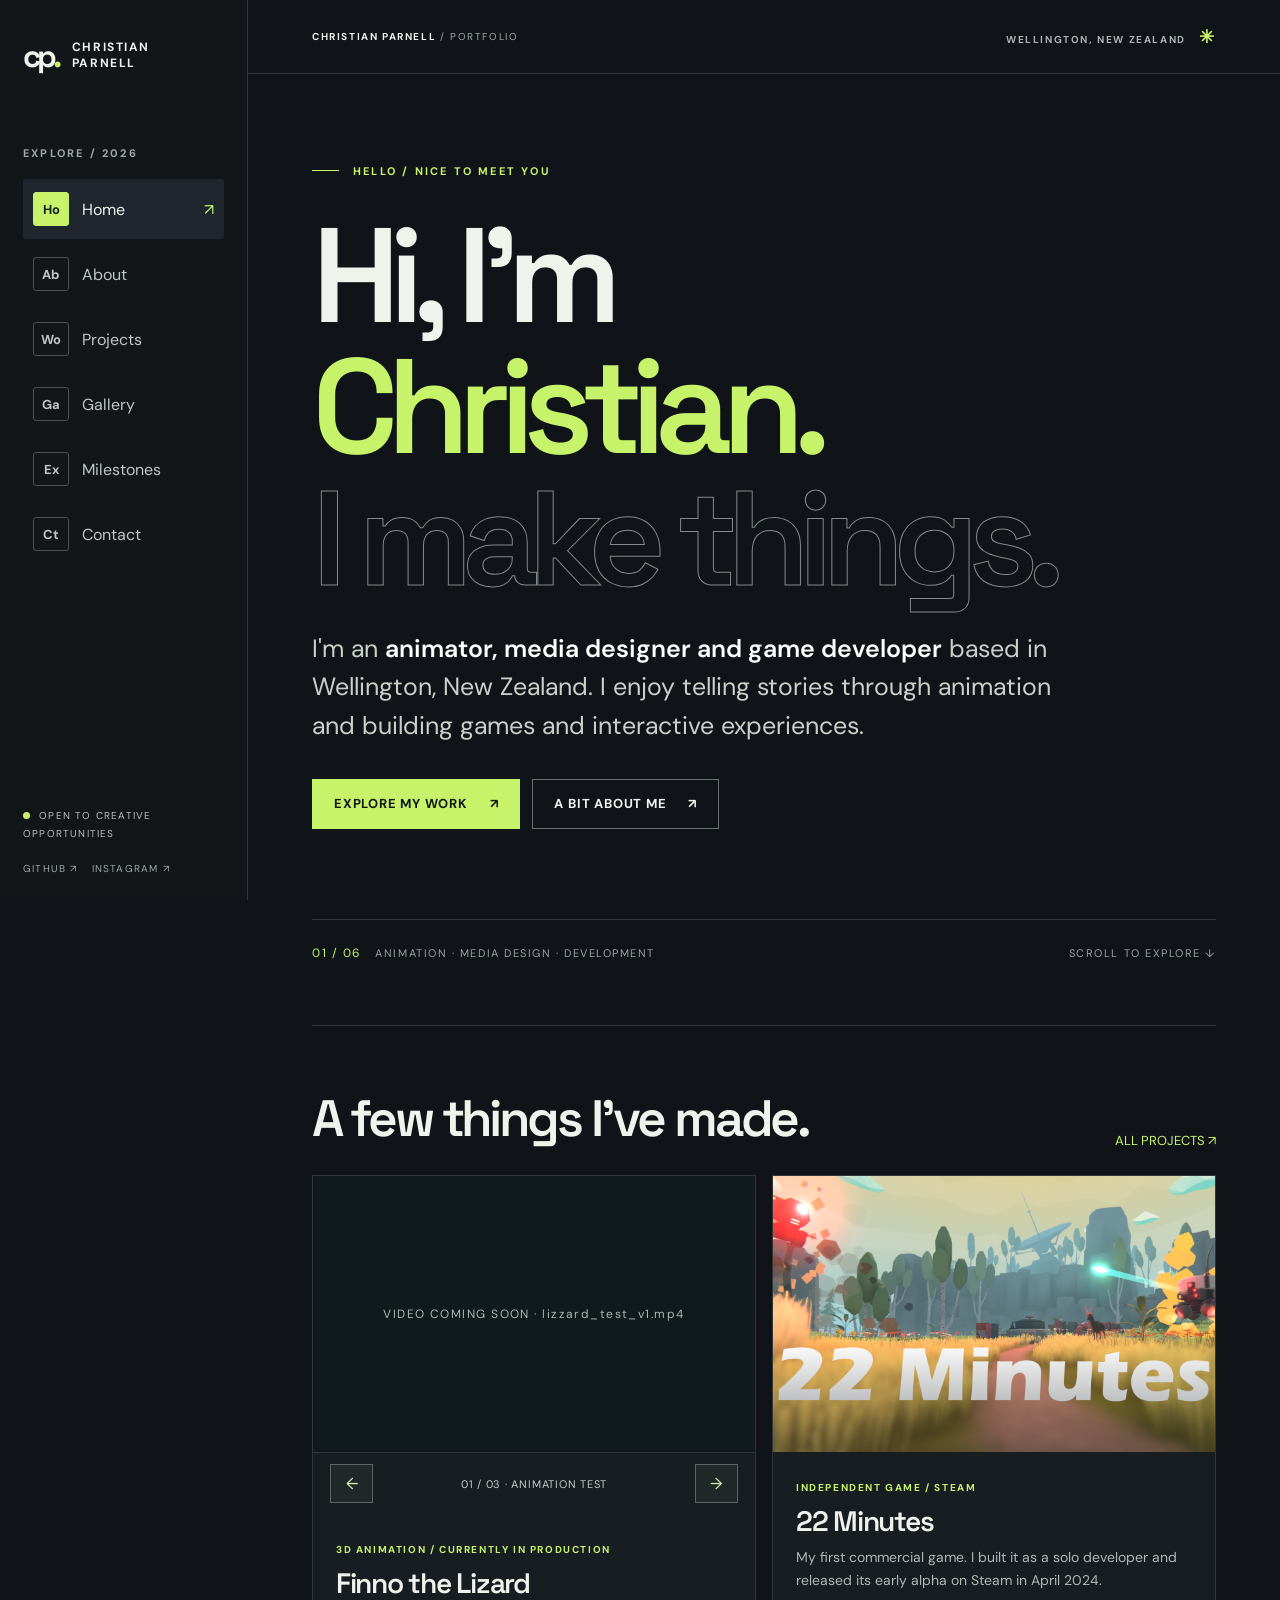
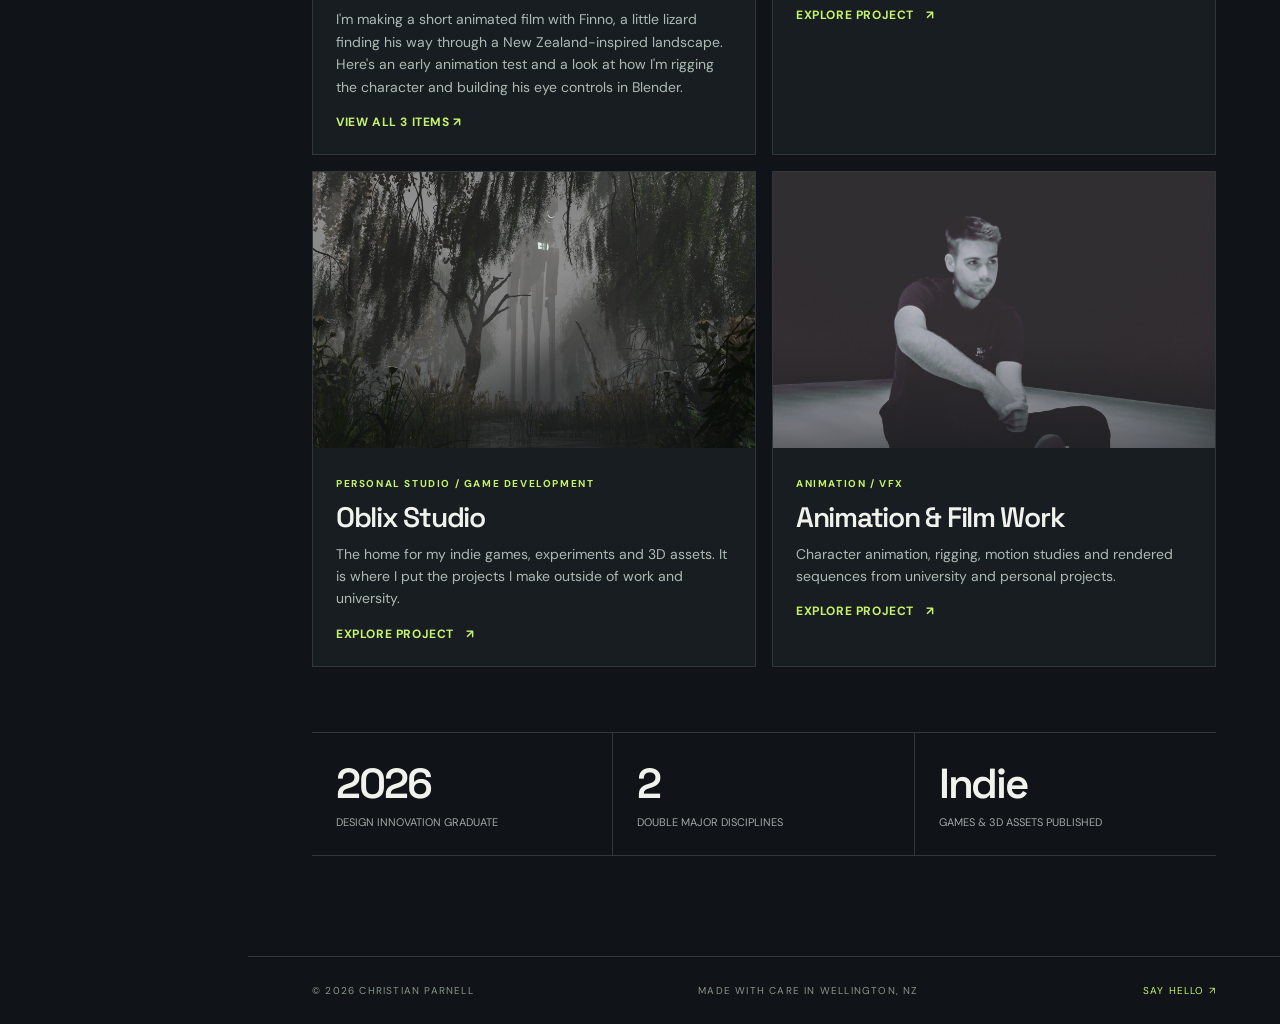
<file: index.html>
<!doctype html>
<html lang="en-NZ">
<head>
<meta charset="utf-8"><meta name="viewport" content="width=device-width, initial-scale=1">
<meta name="theme-color" content="#101317"><meta name="description" content="Christian Parnell is a Wellington-based animator and media design graduate creating films, games and digital experiences.">
<meta property="og:type" content="website"><meta property="og:title" content="Christian Parnell | Animator & Media Designer"><meta property="og:description" content="Animation, games and interactive media. Explore Christian's work, experience and projects.">
<title>Christian Parnell | Animation, Media Design & Games</title>
<link rel="icon" href="./favicon.svg" type="image/svg+xml"><link rel="stylesheet" href="./css/site.css">
</head>
<body>
<a class="skip" href="#main">Skip to content</a>
<div class="site-shell">
<aside class="sidebar" aria-label="Website navigation">
  <a href="#/hello/" class="identity" aria-label="Christian Parnell, home"><span class="identity-icon" aria-hidden="true">cp<span>.</span></span><span class="identity-name">CHRISTIAN<br>PARNELL</span></a>
  <div class="nav-label">EXPLORE / 2026</div>
  <nav class="nav" aria-label="Main navigation">
    <a href="#/hello/" data-route="hello"><span class="nav-short">Ho</span><span>Home</span><span class="nav-arrow" aria-hidden="true">↗</span></a>
    <a href="#/about/" data-route="about"><span class="nav-short">Ab</span><span>About</span><span class="nav-arrow" aria-hidden="true">↗</span></a>
    <a href="#/work/" data-route="work"><span class="nav-short">Wo</span><span>Projects</span><span class="nav-arrow" aria-hidden="true">↗</span></a>
    <a href="#/gallery/" data-route="gallery"><span class="nav-short">Ga</span><span>Gallery</span><span class="nav-arrow" aria-hidden="true">↗</span></a>
    <a href="#/experience/" data-route="experience"><span class="nav-short">Ex</span><span>Milestones</span><span class="nav-arrow" aria-hidden="true">↗</span></a>
    <a href="#/contact/" data-route="contact"><span class="nav-short">Ct</span><span>Contact</span><span class="nav-arrow" aria-hidden="true">↗</span></a>
  </nav>
  <div class="sidebar-bottom"><span class="online-dot" aria-hidden="true"></span> OPEN TO CREATIVE OPPORTUNITIES <div class="sidebar-social"><a href="https://github.com/ChristianParnell" target="_blank" rel="noopener noreferrer">GITHUB ↗</a><a href="https://www.instagram.com/oblixstudio/" target="_blank" rel="noopener noreferrer">INSTAGRAM ↗</a></div></div>
</aside>
<div class="workspace"><header class="topbar"><span class="topbar-title">CHRISTIAN PARNELL <span class="topbar-light">/ PORTFOLIO</span></span><button class="menu-button" type="button" aria-controls="mobile-nav" aria-expanded="false">MENU <span aria-hidden="true">☰</span></button><span class="topbar-location">WELLINGTON, NEW ZEALAND <span class="tiny-spark">✳</span></span></header>
<nav id="mobile-nav" class="mobile-nav" aria-label="Mobile navigation" hidden><a href="#/hello/">Home</a><a href="#/about/">About</a><a href="#/work/">Projects</a><a href="#/gallery/">Gallery</a><a href="#/experience/">Milestones</a><a href="#/contact/">Contact</a></nav>
<main id="main" tabindex="-1"><div id="route-content" aria-live="polite"><section class="page"><div class="eyebrow">WELCOME / PORTFOLIO</div><h1 class="hero-title">Hi, I'm<br><span class="accent">Christian.</span></h1><p class="hero-lead">I'm an animator, media designer and game developer based in Wellington, New Zealand. I recently completed a Bachelor of Design Innovation at Victoria University of Wellington, majoring in Animation VFX and Media Design.</p><div class="hero-actions"><a class="btn btn-primary" href="#/work/">VIEW PROJECTS ↗</a><a class="btn" href="#/gallery/">WATCH MY WORK ↗</a><a class="btn" href="mailto:christianparnell2024@gmail.com">CONTACT ME ↗</a></div></section></div></main>
<footer class="footer"><span>© <span id="year">2026</span> CHRISTIAN PARNELL</span><span>MADE WITH CARE IN WELLINGTON, NZ</span><a href="mailto:christianparnell2024@gmail.com">SAY HELLO ↗</a></footer></div></div>
<div class="lightbox" id="lightbox" hidden role="dialog" aria-modal="true" aria-labelledby="lightbox-title"><div class="lightbox-backdrop" data-close></div><div class="lightbox-dialog"><div class="lightbox-heading"><div><span class="overline">SELECTED WORK / PREVIEW</span><h2 id="lightbox-title"></h2></div><button id="lightbox-close" type="button" class="close-button" aria-label="Close preview">✕</button></div><div id="lightbox-media" class="lightbox-media"></div><div class="lightbox-carousel-nav" id="lightbox-carousel-nav" hidden><button type="button" id="lightbox-prev" aria-label="Previous image or video">← Previous</button><span id="lightbox-counter" aria-live="polite"></span><button type="button" id="lightbox-next" aria-label="Next image or video">Next →</button></div><p id="lightbox-description"></p></div></div>
<script>
const media = [
  {
    "type": "video", "title": "Finno Animation Test", "description": "An early animation test for Finno the Lizard, alongside rigging and material-driven eye control work in progress.",
    "src": "assets/finno/lizzard_test_v1.mp4",
    "frames": [
      {"type":"video","title":"Finno Animation Test","src":"assets/finno/lizzard_test_v1.mp4"},
      {"type":"image","title":"Character rigging work in progress","src":"assets/finno/finno-rigging-wip.png"},
      {"type":"image","title":"Eye material controls work in progress","src":"assets/finno/finno-eye-controls-wip.png"}
    ]
  },
  {
    "type": "video",
    "title": "Portfolio Showreel 2026",
    "description": "Main edited reel featuring a collection of animations I have created.",
    "src": "assets/gallery/videos/video-01-showreel.mp4"
  },
  {
    "type": "video",
    "title": "22 Minutes Trailer",
    "description": "A showcase of 22 Minutes. Huge spoiler if you have not played it yet ;)",
    "src": "assets/gallery/videos/video-02-22-minutes-trailer.mp4"
  },
  {
    "type": "video",
    "title": "Fun Animation",
    "description": "A fun animation featuring movement, timing and visual energy.",
    "src": "assets/gallery/videos/Video-03-Fun-Animation.mp4"
  },
  {
    "type": "video",
    "title": "Woe Intro",
    "description": "Woe intro for an unpublished game, introducing the premise.",
    "src": "assets/gallery/videos/video-04-Woe-Intro.mp4"
  },
  {
    "type": "video",
    "title": "Space Ship Animation",
    "description": "An animation study focused on timing, motion, posing and overall polish.",
    "src": "assets/gallery/videos/video-05-character-animation.mp4"
  },
  {
    "type": "video",
    "title": "Underwater Horror Prototype",
    "description": "Prototype footage focused on atmosphere, underwater movement and tension-building visual language.",
    "src": "assets/gallery/videos/video-06-underwater-prototype.mp4"
  },
  {
    "type": "video",
    "title": "Old Woe",
    "description": "In 2021 I designed this game, but could not finish it because the scope became too massive. I kept the name and later began a new version of Woe, following a similar world design.",
    "src": "assets/gallery/videos/video-07-vfx-breakdown.mp4"
  },
  {
    "type": "video",
    "title": "UI Motion Graphics Pass",
    "description": "Motion design experiments for title cards, user interfaces and graphic transitions.",
    "src": "assets/gallery/videos/video-08-ui-motion-pass.mp4"
  },
  {
    "type": "video",
    "title": "Stop Motion Animation",
    "description": "An illustration of the illusion of movement created through individual sequential photographs.",
    "src": "assets/gallery/videos/video-09-lighting-study.mp4"
  },
  {
    "type": "video",
    "title": "Spider Motion Capture",
    "description": "A project combining CGI with real-life footage, focused on motion and visual integration.",
    "src": "assets/gallery/videos/video-10-turntable.mp4"
  },
  {
    "type": "image",
    "title": "Hero Render Orbit Portrait",
    "description": "Experimenting with swamp and nature aesthetics through Blender and through a sci-fi lens.",
    "src": "assets/gallery/renders/render-01-orbit-portrait.png"
  },
  {
    "type": "image",
    "title": "22 Minutes Reactor Core",
    "description": "A wide environmental frame focused on depth and spatial composition for my game 22 Minutes.",
    "src": "assets/gallery/renders/render-02-dusk-environment.png"
  },
  {
    "type": "image",
    "title": "WW2 Render",
    "description": "A front-facing render featuring procedural clouds and dramatic lighting.",
    "src": "assets/gallery/renders/render-03-character-front.png"
  },
  {
    "type": "image",
    "title": "All Blacks Photobooth Concept",
    "description": "An initial concept developed for an All Blacks photobooth arcade experience.",
    "src": "assets/gallery/renders/render-04-character-profile.png"
  },
  {
    "type": "image",
    "title": "Ocean Render",
    "description": "Experimental water physics with high-paced animation; render still in progress.",
    "src": "assets/gallery/renders/render-05-diving-helmet.png"
  },
  {
    "type": "image",
    "title": "Asteroid Belt",
    "description": "Early production render for a university capstone featuring a space battle across an asteroid belt.",
    "src": "assets/gallery/renders/render-06-underwater-bell.png"
  },
  {
    "type": "image",
    "title": "Motion Design Animation Render",
    "description": "Experimental motion animation created with hand-drawn 2D Photoshop assets.",
    "src": "assets/gallery/renders/render-07-wet-metal-study.png"
  },
  {
    "type": "image",
    "title": "Woe 2.0",
    "description": "Woe 2.0; currently in production, featuring the opening scene inside the spaceship.",
    "src": "assets/gallery/renders/render-08-blue-grade.png"
  },
  {
    "type": "image",
    "title": "Character Animation Render",
    "description": "A frame captured from an emotion-driven animation.",
    "src": "assets/gallery/renders/render-09-wide-composition.png"
  }
];


const $=s=>document.querySelector(s);const content=$('#route-content');
const links={steam:'https://store.steampowered.com/app/2765180/22_Minutes/',studio:'https://christianparnell.github.io/OblixStuido.co.nz-/',fab:'https://www.fab.com/sellers/Oblix%20Studio',sketch:'https://sketchfab.com/OblixStudio',vimeo:'https://vimeo.com/user218089905',insta:'https://www.instagram.com/oblixstudio/',github:'https://github.com/ChristianParnell'};
const ext=(url,label,cls='btn')=>`<a class="${cls}" href="${url}" target="_blank" rel="noopener noreferrer">${label} <span aria-hidden="true">↗</span></a>`;
const heading=(label,title,lead='')=>`<div class="eyebrow">${label}</div><h1 class="page-title">${title}</h1>${lead?`<p class="page-lead">${lead}</p>`:''}`;
const cover=(file,mark)=>`<div class="project-visual"><span class="visual-mark">${mark}</span><img src="assets/covers/${file}" alt="" loading="lazy" onerror="this.remove()"></div>`;
const project=(category,title,desc,coverName,mark,href,internal=false)=>`<article class="project-card">${cover(coverName,mark)}<div class="project-copy"><span class="mini-label">${category}</span><h3>${title}</h3><p>${desc}</p><a class="project-link" href="${href}" ${internal?'':'target="_blank" rel="noopener noreferrer"'}>EXPLORE PROJECT <span aria-hidden="true">↗</span></a></div></article>`;
const finnoSlides=[
  {type:'video',src:'assets/finno/lizzard_test_v1.mp4',label:'Animation test'},
  {type:'image',src:'assets/finno/finno-rigging-wip.png',label:'Character rigging WIP'},
  {type:'image',src:'assets/finno/finno-eye-controls-wip.png',label:'Eye controls WIP'}
];
function finnoVisual(index){const f=finnoSlides[index];return f.type==='video'?`<div class="finno-missing">VIDEO COMING SOON · lizzard_test_v1.mp4</div><video controls preload="metadata" playsinline aria-label="Finno animation test" src="${f.src}" onloadeddata="this.previousElementSibling.hidden=true" onerror="this.style.display='none'"></video>`:`<img src="${f.src}" alt="${f.label}" loading="lazy">`}
function finnoCard(){return `<article class="project-card finno-card"><div class="finno-stage" data-finno-stage>${finnoVisual(0)}</div><div class="finno-controls"><button type="button" data-finno-step="-1" aria-label="Previous Finno media">←</button><span data-finno-count aria-live="polite">01 / 03 · ANIMATION TEST</span><button type="button" data-finno-step="1" aria-label="Next Finno media">→</button></div><div class="project-copy"><span class="mini-label">3D ANIMATION / CURRENTLY IN PRODUCTION</span><h3>Finno the Lizard</h3><p>I'm making a short animated film with Finno, a little lizard finding his way through a New Zealand-inspired landscape. Here's an early animation test and a look at how I'm rigging the character and building his eye controls in Blender.</p><button type="button" class="project-link finno-open" data-finno-open>VIEW ALL 3 ITEMS ↗</button></div></article>`}
const projects=()=>`${finnoCard()}${project('INDEPENDENT GAME / STEAM','22 Minutes','My first commercial game. I built it as a solo developer and released its early alpha on Steam in April 2024.','steam_22minutes.png','22 MIN',links.steam)}${project('PERSONAL STUDIO / GAME DEVELOPMENT','Oblix Studio','The home for my indie games, experiments and 3D assets. It is where I put the projects I make outside of work and university.','gallery.png','OBLIX',links.studio)}${project('ANIMATION / VFX','Animation & Film Work','Character animation, rigging, motion studies and rendered sequences from university and personal projects.','achievements.jpg','ANIM','#/gallery/',true)}`;
const home=()=>`<section class="page"><div class="eyebrow">HELLO / NICE TO MEET YOU</div><h1 class="hero-title">Hi, I'm<br><span class="accent">Christian.</span><br><span class="outline">I make things.</span></h1><p class="hero-lead">I'm an <strong>animator, media designer and game developer</strong> based in Wellington, New Zealand. I enjoy telling stories through animation and building games and interactive experiences.</p><div class="hero-actions"><a class="btn btn-primary" href="#/work/">EXPLORE MY WORK <span aria-hidden="true">↗</span></a><a class="btn" href="#/about/">A BIT ABOUT ME <span aria-hidden="true">↗</span></a></div><div class="hero-bottom"><span><span class="hero-number">01 / 06</span> &nbsp; ANIMATION · MEDIA DESIGN · DEVELOPMENT</span><span>SCROLL TO EXPLORE ↓</span></div><div class="divider"></div><div class="section-heading"><h2>A few things I've made.</h2><a href="#/work/">ALL PROJECTS ↗</a></div><div class="card-grid">${projects()}</div><div class="stat-grid"><div class="stat"><strong>2026</strong><small>DESIGN INNOVATION GRADUATE</small></div><div class="stat"><strong>2</strong><small>DOUBLE MAJOR DISCIPLINES</small></div><div class="stat"><strong>Indie</strong><small>GAMES & 3D ASSETS PUBLISHED</small></div></div></section>`;
const about=()=>`<section class="page">${heading('01 / THE PERSON BEHIND THE WORK','// about','A little more about me and what I enjoy making.')}<div class="divider"></div><div class="two-col"><div><span class="section-subtitle">A QUICK INTRODUCTION</span><h2 style="font:600 clamp(31px,4vw,52px) 'Space Grotesk',sans-serif;letter-spacing:-.06em;margin-top:18px">Artist's eye.<br>Developer's brain.</h2></div><div class="body-copy"><p>Kia ora! I'm Christian. I grew up in South Africa and now call Wellington home. I've recently finished a Bachelor of Design Innovation at Victoria University of Wellington, double majoring in Animation VFX and Media Design.</p><p>Most of my work sits somewhere between art and technology. I enjoy animating characters, bringing scenes to life, and figuring out how to make everything work inside a game engine. Some days that means spending hours on a character's movement. Other days it's writing C# or putting together an entire playable scene.</p><p>I also run Oblix Studio on the side, where I make and publish independent games and creative projects. I've released work through Steam and Google Play, and shared other projects online. I code both independently and with AI assistance, depending on what helps me solve the problem.</p><p>Outside of the computer, I'm usually drawn to the outdoors. I've always loved the ocean, hiking and spearfishing. It's probably why nature and environments keep finding their way into my work.</p></div></div><div class="divider"></div><div class="two-col"><div><span class="section-subtitle">WHAT I WORK WITH</span><h2 style="font:600 34px 'Space Grotesk',sans-serif;letter-spacing:-.04em;margin-top:15px">Tools & skills</h2><p class="muted" style="max-width:400px;line-height:1.7">I'm most at home working across animation, design and real-time development.</p></div><div><p class="section-subtitle">ANIMATION & VISUAL DESIGN</p><div class="chip-list"><span class="chip">Blender</span><span class="chip">Autodesk Maya</span><span class="chip">Rigging</span><span class="chip">Character animation</span><span class="chip">VFX</span><span class="chip">Rendering</span></div><p class="section-subtitle" style="margin-top:30px">DEVELOPMENT & DESIGN</p><div class="chip-list"><span class="chip">Unity</span><span class="chip">Unreal Engine</span><span class="chip">C#</span><span class="chip">Virtual reality</span><span class="chip">Adobe Creative Cloud</span><span class="chip">Media design</span><span class="chip">Interactive experiences</span></div></div></div><div class="divider"></div><div class="info-pair"><div><span class="mini-label">EDUCATION</span><h3>Bachelor of Design Innovation</h3><p>Victoria University of Wellington · Double major in Animation VFX and Media Design · Completed 7 October 2026.</p></div><div><span class="mini-label">EARLIER EDUCATION</span><h3>Westville Boys' High School</h3><p>Durban, South Africa · 2019 · Distinctions in Visual Art and Business Studies.</p></div></div><div class="actions"><a class="btn btn-primary" href="#/gallery/">SEE MY ANIMATIONS ↗</a><a class="btn" href="#/contact/">GET IN TOUCH ↗</a></div></section>`;
const work=()=>`<section class="page">${heading('02 / SELECTED WORK','// projects','Games, animation, design work and personal experiments. Some are finished and out in the world; others are still taking shape.')}<div class="divider"></div><div class="card-grid">${projects()}</div><div class="divider"></div><div class="section-heading"><h2>More places to explore.</h2></div><div class="link-lines"><a class="link-line" href="${links.vimeo}" target="_blank" rel="noopener noreferrer"><span>Vimeo / Videos</span><small>WATCH MORE ↗</small></a><a class="link-line" href="${links.studio}" target="_blank" rel="noopener noreferrer"><span>Oblix Studio / Games</span><small>VISIT SITE ↗</small></a></div></section>`;
const escapeHtml=(t)=>String(t).replace(/[&<>"']/g,c=>({'&':'&amp;','<':'&lt;','>':'&gt;','"':'&quot;',"'":'&#39;'}[c]));
function mediaCard(m,i){const visual=m.type==='image'?`<img src="${m.src}" loading="lazy" alt="${escapeHtml(m.title)}" onerror="this.remove()">`:`<video src="${m.src}#t=1" preload="metadata" muted playsinline aria-hidden="true" onerror="this.remove()"></video>`;return `<article class="media-card" data-media-type="${m.type}"><div class="media-visual"><div class="media-missing" aria-hidden="true"><strong>${m.type==='video'?'▶ VIDEO':'◇ IMAGE'}</strong><span>ADD MEDIA TO ASSETS FOLDER</span></div>${visual}</div><div class="media-copy"><span class="mini-label">${m.type==='video'?'ANIMATION / VIDEO':'STILL IMAGE'} &nbsp; ${String(i+1).padStart(2,'0')}</span><h3>${escapeHtml(m.title)}</h3><p>${escapeHtml(m.description)}</p><button type="button" class="media-open" data-media="${i}">${m.frames?'VIEW VIDEO + WIP PHOTOS':`OPEN ${m.type==='video'?'VIDEO':'IMAGE'}`} ↗</button></div></article>`;}
const gallery=()=>`<section class="page">${heading('03 / VISUAL ARCHIVE','// gallery','Videos, animation experiments and still images from my projects, all in one place.')}<div class="gallery-note">This archive brings together animation tests, videos and still images from games, animation work and personal experiments. Pick a category or open anything for a closer look.</div><div class="filterbar" role="group" aria-label="Filter gallery"><button class="filter" data-filter="all" aria-pressed="true">ALL WORK <span aria-hidden="true">${media.length}</span></button><button class="filter" data-filter="video" aria-pressed="false">VIDEOS <span aria-hidden="true">${media.filter(x=>x.type==='video').length}</span></button><button class="filter" data-filter="image" aria-pressed="false">IMAGES <span aria-hidden="true">${media.filter(x=>x.type==='image').length}</span></button></div><div class="gallery-grid">${media.map(mediaCard).join('')}</div><div class="divider"></div><div class="section-heading"><h2>Want to see more?</h2></div>${ext(links.vimeo,'WATCH ON VIMEO','btn btn-primary')}</section>`;
const experience=()=>`<section class="page">${heading('04 / CREATIVE JOURNEY','// milestones','A few moments that have shaped my work, along with what I am making now.')}<div class="divider"></div><div class="section-heading"><h2>Creative milestones.</h2></div><div class="timeline">
<div class="timeline-row"><div class="timeline-date">IN PRODUCTION</div><div><h3>Finno the Lizard</h3><div class="timeline-place">Independent 3D animated short film</div><p>I'm currently producing Finno the Lizard, a character-led animated short inspired by New Zealand's landscapes and wildlife. I'm developing the story, character animation and environments.</p></div></div>
<div class="timeline-row"><div class="timeline-date">ONGOING</div><div><h3>Five-plus experimental games in development</h3><div class="timeline-place">Oblix Studio · Independent game projects</div><p>I've got more than five experimental game projects underway, exploring different ideas, gameplay systems and visual styles. Some are early prototypes, while others are further into development.</p></div></div>
<div class="timeline-row"><div class="timeline-date">ONGOING</div><div><h3>Building Oblix Studio</h3><div class="timeline-place">Independent creative studio</div><p>Oblix Studio is where I develop and publish my own games and creative work. It's given me the freedom to take an idea from an early concept through to something people can play and explore.</p></div></div>
<div class="timeline-row"><div class="timeline-date">OCT 2026</div><div><h3>Graduated from Victoria University of Wellington</h3><div class="timeline-place">Bachelor of Design Innovation · Animation VFX & Media Design</div><p>Completed my double major, bringing together animation, visual effects, media design and real-time development.</p></div></div>
<div class="timeline-row"><div class="timeline-date">APR 2024</div><div><h3>Released 22 Minutes on Steam</h3><div class="timeline-place">Solo indie game · Oblix Studio</div><p>Released the first public alpha of 22 Minutes, a game I built independently. Seeing my own project on Steam was a big milestone.</p></div></div>
<div class="timeline-row"><div class="timeline-date">JUL 2022</div><div><h3>Te Aro VR exhibition</h3><div class="timeline-place">Victoria University of Wellington</div><p>Two of my virtual reality simulations were exhibited at the university's Te Aro campus.</p></div></div>
<div class="timeline-row"><div class="timeline-date">2019</div><div><h3>Visual Art distinction</h3><div class="timeline-place">Westville Boys' High School · Durban</div><p>My final Visual Art submission included an animated short film and two interactive games, earning a distinction.</p></div></div>
</div><div class="divider"></div><div class="actions"><a class="btn btn-primary" href="#/work/">EXPLORE MY PROJECTS ↗</a><a class="btn" href="#/gallery/">VIEW THE GALLERY ↗</a></div></section>`;
const contact=()=>`<section class="page">${heading('05 / SAY HELLO','// contact','Have a project in mind, an opportunity or just want to talk about making things? I would be happy to hear from you.')}<div class="divider"></div><span class="section-subtitle">THE BEST WAY TO REACH ME</span><a class="contact-email" href="mailto:christianparnell2024@gmail.com">christianparnell2024<br>@gmail.com ↗</a><div class="actions"><a class="btn btn-primary" href="mailto:christianparnell2024@gmail.com?subject=Hello%20Christian">SEND AN EMAIL ↗</a></div><div class="divider"></div><div class="section-heading"><h2>Find my work elsewhere.</h2></div><div class="link-lines"><a class="link-line" href="${links.studio}" target="_blank" rel="noopener noreferrer"><span>Oblix Studio</span><small>PERSONAL STUDIO ↗</small></a><a class="link-line" href="${links.github}" target="_blank" rel="noopener noreferrer"><span>GitHub</span><small>CODE / PROJECTS ↗</small></a><a class="link-line" href="${links.vimeo}" target="_blank" rel="noopener noreferrer"><span>Vimeo</span><small>VIDEO WORK ↗</small></a><a class="link-line" href="${links.insta}" target="_blank" rel="noopener noreferrer"><span>Oblix Studio Instagram</span><small>UPDATES ↗</small></a></div><div class="divider"></div><p class="muted">Based in Wellington, New Zealand. English and Afrikaans.</p></section>`;
const routes={hello:home,about,work,gallery,experience,contact};
function render(){const match=location.hash.match(/^#\/([^/]+)\/?/);const key=match?match[1]:'hello';document.querySelectorAll('[data-route]').forEach(a=>{if(a.dataset.route===key)a.setAttribute('aria-current','page');else a.removeAttribute('aria-current')});content.innerHTML=(routes[key]||(()=>`<section class="page not-found"><span class="eyebrow">404 / WRONG TURN</span><h2>Nothing here yet.</h2><p>The page you're looking for doesn't exist.</p><a href="#/hello/" class="btn btn-primary">BACK HOME ↗</a></section>`))();document.title=`${key==='hello'?'Home':key==='experience'?'Milestones':key[0].toUpperCase()+key.slice(1)} | Christian Parnell`;const nav=$('#mobile-nav');if(nav)nav.hidden=true;const menu=$('.menu-button');if(menu)menu.setAttribute('aria-expanded','false');window.scrollTo(0,0);}
window.addEventListener('hashchange',render);render();$('#year').textContent=String(new Date().getFullYear());
$('.menu-button').addEventListener('click',()=>{const nav=$('#mobile-nav');nav.hidden=!nav.hidden;$('.menu-button').setAttribute('aria-expanded',String(!nav.hidden))});
let finnoIndex=0;
content.addEventListener('click',e=>{const step=e.target.closest('[data-finno-step]');if(step){finnoIndex=(finnoIndex+Number(step.dataset.finnoStep)+finnoSlides.length)%finnoSlides.length;const stage=content.querySelector('[data-finno-stage]');if(stage){stage.innerHTML=finnoVisual(finnoIndex);content.querySelector('[data-finno-count]').textContent=`0${finnoIndex+1} / 03 · ${finnoSlides[finnoIndex].label.toUpperCase()}`;}return;}if(e.target.closest('[data-finno-open]')){openLightbox(finnoSlides.map(f=>({...f,title:f.label})),'Finno the Lizard','Animation test and two work-in-progress views from Blender.');return;}});
content.addEventListener('click',e=>{const filter=e.target.closest('[data-filter]');if(filter){content.querySelectorAll('[data-filter]').forEach(b=>b.setAttribute('aria-pressed',String(b===filter)));content.querySelectorAll('[data-media-type]').forEach(c=>c.hidden=filter.dataset.filter!=='all'&&c.dataset.mediaType!==filter.dataset.filter);return;}const b=e.target.closest('[data-media]');if(b)openMedia(Number(b.dataset.media));});
let focusBefore=null;const lb=$('#lightbox');let openGroup=null,openIndex=0;
function showLightboxFrame(){const area=$('#lightbox-media');area.replaceChildren();const m=openGroup[openIndex];let el;if(m.type==='video'){el=document.createElement('video');el.controls=true;el.playsInline=true;el.preload='metadata';el.src=m.src;el.setAttribute('aria-label',m.title)}else{el=document.createElement('img');el.alt=m.title;el.src=m.src}el.onerror=()=>{area.textContent='Media not added yet: '+m.src};area.append(el);$('#lightbox-counter').textContent=`${openIndex+1} / ${openGroup.length} · ${m.title}`;$('#lightbox-carousel-nav').hidden=openGroup.length<2;}
function openMedia(i){const m=media[i];if(!m)return;openLightbox(m.frames||[m],m.title,m.description)}
function openLightbox(frames,title,description){focusBefore=document.activeElement;openGroup=frames;openIndex=0;$('#lightbox-title').textContent=title;$('#lightbox-description').textContent=description;showLightboxFrame();lb.hidden=false;document.body.style.overflow='hidden';$('#lightbox-close').focus()}
function moveLightbox(dir){if(!openGroup||openGroup.length<2)return;openIndex=(openIndex+dir+openGroup.length)%openGroup.length;showLightboxFrame()}
function closeMedia(){if(lb.hidden)return;lb.hidden=true;openGroup=null;$('#lightbox-media').replaceChildren();document.body.style.overflow='';if(focusBefore?.isConnected)focusBefore.focus()}
$('#lightbox-prev').addEventListener('click',()=>moveLightbox(-1));$('#lightbox-next').addEventListener('click',()=>moveLightbox(1));
let swipeX=null;$('#lightbox-media').addEventListener('touchstart',e=>{swipeX=e.changedTouches[0].screenX},{passive:true});$('#lightbox-media').addEventListener('touchend',e=>{if(swipeX===null)return;const delta=e.changedTouches[0].screenX-swipeX;if(Math.abs(delta)>55)moveLightbox(delta<0?1:-1);swipeX=null},{passive:true});
$('#lightbox-close').addEventListener('click',closeMedia);lb.querySelector('[data-close]').addEventListener('click',closeMedia);window.addEventListener('keydown',e=>{if(e.key==='Escape')closeMedia();if(!lb.hidden&&e.key==='ArrowLeft')moveLightbox(-1);if(!lb.hidden&&e.key==='ArrowRight')moveLightbox(1);if(e.key==='Tab'&&!lb.hidden){const dialog=lb.querySelector('.lightbox-dialog');const items=[...dialog.querySelectorAll('button,[controls]')].filter(x=>!x.disabled);if(!items.length)return;const first=items[0],last=items.at(-1);if(e.shiftKey&&document.activeElement===first){e.preventDefault();last.focus()}else if(!e.shiftKey&&document.activeElement===last){e.preventDefault();first.focus()}}});

</script>
</body></html>
</file>
<file: css/site.css>
@import url('https://fonts.googleapis.com/css2?family=DM+Sans:wght@400;500;600;700&family=Space+Grotesk:wght@400;500;600;700&display=swap');
:root{color-scheme:dark;--bg:#101317;--panel:#181d22;--panel2:#20262d;--ink:#f0f2ec;--muted:#9fa8a6;--line:#30373b;--lime:#c7f36b;--p:clamp(24px,5vw,90px);font-family:'DM Sans',Arial,sans-serif}*{box-sizing:border-box}html{scroll-behavior:smooth}body{margin:0;background:var(--bg);color:var(--ink);font-size:16px}a{color:inherit;text-decoration:none}button{font:inherit}button,a{touch-action:manipulation}a:focus-visible,button:focus-visible{outline:3px solid var(--lime);outline-offset:4px}::selection{background:var(--lime);color:#131616}.skip{position:fixed;top:-100px;left:12px;background:var(--lime);color:#111;padding:12px;z-index:99}.skip:focus{top:12px}.site-shell{display:grid;grid-template-columns:248px minmax(0,1fr);min-height:100vh}.sidebar{border-right:1px solid var(--line);height:100vh;position:sticky;top:0;display:flex;flex-direction:column;padding:36px 23px 22px;background:#121619}.identity{display:flex;align-items:center;gap:14px}.identity-icon{font-family:'Space Grotesk',Arial,sans-serif;font-weight:700;font-size:31px;letter-spacing:-.13em;color:var(--ink)}.identity-icon span{color:var(--lime)}.identity-name{font-size:12px;font-weight:700;letter-spacing:.13em;line-height:1.3}.nav-label,.overline,.eyebrow{font-size:11px;letter-spacing:.2em;font-weight:700;color:var(--muted)}.nav-label{margin:70px 0 19px}.nav{display:grid;gap:5px}.nav a{display:flex;align-items:center;gap:13px;border-radius:3px;padding:13px 10px;color:#c0c7c3;transition:background .15s,color .15s}.nav a:hover,.nav a[aria-current="page"]{background:var(--panel2);color:var(--ink)}.nav a[aria-current="page"] .nav-short{background:var(--lime);color:#172016;border-color:var(--lime)}.nav-short{border:1px solid #495056;display:grid;place-items:center;min-width:36px;height:34px;border-radius:3px;font-size:13px;font-weight:700}.nav-arrow{margin-left:auto;opacity:0}.nav a:hover .nav-arrow,.nav a[aria-current="page"] .nav-arrow{opacity:1;color:var(--lime)}.sidebar-bottom{margin-top:auto;font-size:10px;letter-spacing:.12em;color:#b8c0bd;line-height:1.8}.online-dot{display:inline-block;width:7px;height:7px;border-radius:50%;background:var(--lime);margin-right:5px}.sidebar-social{display:flex;gap:14px;margin-top:17px;color:var(--muted)}.sidebar-social a:hover{color:var(--lime)}.workspace{display:flex;flex-direction:column;min-width:0}.topbar{height:74px;border-bottom:1px solid var(--line);display:flex;align-items:center;justify-content:space-between;padding:0 var(--p);font-size:10px;font-weight:700;letter-spacing:.16em}.topbar-light{color:var(--muted);font-weight:400}.topbar-location{color:#abb4b2}.tiny-spark{color:var(--lime);font-size:18px;margin-left:10px}.menu-button,.mobile-nav{display:none}main{flex:1;min-height:60vh}.page{padding:clamp(52px,7vw,110px) var(--p) 100px;max-width:1530px;margin:0 auto}.eyebrow{display:flex;gap:14px;align-items:center;color:var(--lime)}.eyebrow:before{content:'';height:1px;width:27px;background:var(--lime)}h1,h2,h3,p{margin-top:0}.hero-title,.page-title{font-family:'Space Grotesk',Arial,sans-serif;font-weight:600;letter-spacing:-.085em;line-height:.98}.hero-title{font-size:clamp(63px,10.5vw,164px);margin:32px 0 25px;max-width:1200px}.hero-title .outline{-webkit-text-stroke:1px #828c88;color:transparent}.hero-title .accent,.page-title .accent{color:var(--lime)}.page-title{font-size:clamp(58px,8vw,120px);margin:25px 0 22px}.hero-lead,.page-lead{max-width:740px;font-size:clamp(18px,2vw,25px);line-height:1.55;color:#c9d0ca}.hero-lead strong{color:#fff;font-weight:600}.hero-actions,.actions{display:flex;flex-wrap:wrap;gap:12px;margin:33px 0}.btn{border:1px solid #67726c;min-height:50px;padding:15px 21px;display:inline-flex;align-items:center;gap:22px;justify-content:space-between;font-size:13px;font-weight:700;letter-spacing:.06em;transition:transform .2s,background .2s}.btn:hover{transform:translateY(-2px);border-color:var(--lime)}.btn-primary{background:var(--lime);border-color:var(--lime);color:#121915}.btn-primary:hover{background:#e1ffa6}.hero-bottom{border-top:1px solid var(--line);padding-top:25px;margin-top:clamp(65px,10vh,145px);display:flex;align-items:center;justify-content:space-between;gap:20px;color:#98a39f;font-size:11px;letter-spacing:.14em}.hero-number{font-size:12px;color:var(--lime)}.muted{color:var(--muted)}.divider{height:1px;background:var(--line);margin:64px 0}.section-heading{display:flex;justify-content:space-between;align-items:end;gap:20px;margin:0 0 26px}.section-heading h2,.section-heading h3{font:600 clamp(31px,4vw,56px)/1.15 'Space Grotesk',Arial,sans-serif;letter-spacing:-.06em;margin:0}.section-heading a{color:var(--lime);font-size:13px}.card-grid{display:grid;grid-template-columns:repeat(2,minmax(0,1fr));gap:16px}.project-card,.media-card{min-width:0;border:1px solid var(--line);background:var(--panel);transition:border-color .2s,transform .2s;overflow:hidden}.project-card:hover,.media-card:hover{border-color:#728c65;transform:translateY(-2px)}.project-visual,.media-visual{position:relative;aspect-ratio:16/10;overflow:hidden;background:linear-gradient(140deg,#293d3c,#13191b 65%);display:flex;align-items:center;justify-content:center}.project-visual img,.media-visual img,.media-visual video{position:absolute;inset:0;width:100%;height:100%;object-fit:cover}.project-visual:after,.media-visual:after{content:'';position:absolute;inset:0;background:linear-gradient(transparent 60%,#10141780);pointer-events:none}.visual-mark{font:600 clamp(35px,7vw,76px)/1 'Space Grotesk',Arial,sans-serif;letter-spacing:-.09em;color:#c7f36b70;text-align:center;max-width:90%}.project-copy,.media-copy{padding:23px}.mini-label{font-size:10px;letter-spacing:.16em;color:var(--lime);font-weight:700}.project-copy h3,.media-copy h3{font:600 clamp(22px,2.2vw,30px)/1.15 'Space Grotesk',Arial,sans-serif;letter-spacing:-.045em;margin:9px 0}.project-copy p,.media-copy p{line-height:1.6;color:#aeb9b4;font-size:14px;margin-bottom:12px}.project-link,.media-open{display:inline-flex;align-items:center;gap:12px;color:var(--lime);font-weight:700;font-size:12px;letter-spacing:.05em}.media-open{background:transparent;border:0;cursor:pointer;padding:0}.stat-grid{display:grid;grid-template-columns:repeat(3,minmax(0,1fr));border-top:1px solid var(--line);border-bottom:1px solid var(--line);margin-top:65px}.stat{padding:24px;border-right:1px solid var(--line)}.stat:last-child{border:0}.stat strong{display:block;font:600 clamp(25px,3.5vw,42px) 'Space Grotesk',Arial,sans-serif;letter-spacing:-.05em}.stat small{color:var(--muted);font-size:11px;line-height:1.6}.two-col{display:grid;grid-template-columns:minmax(0,.9fr) minmax(0,1.1fr);gap:clamp(30px,6vw,100px)}.body-copy{max-width:720px;font-size:17px;line-height:1.85;color:#c2cbc5}.body-copy p{margin-bottom:22px}.section-subtitle{font-size:12px;letter-spacing:.16em;font-weight:700;color:var(--lime)}.chip-list{display:flex;flex-wrap:wrap;gap:9px}.chip{border:1px solid #414a48;padding:11px 13px;color:#d3dbd5;font-size:13px}.timeline{display:grid;gap:0}.timeline-row{padding:24px 0;border-top:1px solid var(--line);display:grid;grid-template-columns:160px 1fr;gap:23px}.timeline-row:last-child{border-bottom:1px solid var(--line)}.timeline-date{font-size:11px;letter-spacing:.1em;color:var(--lime);padding-top:7px}.timeline-row h3{font:600 24px 'Space Grotesk',Arial,sans-serif;letter-spacing:-.04em;margin-bottom:5px}.timeline-place{font-size:13px;color:#b3beb9}.timeline-row p{font-size:15px;color:#a6b1ac;line-height:1.7;max-width:730px;margin:13px 0 0}.filterbar{display:flex;gap:9px;flex-wrap:wrap;margin:32px 0 26px}.filter{border:1px solid var(--line);background:transparent;color:var(--muted);padding:11px 19px;cursor:pointer;font-size:13px}.filter[aria-pressed="true"],.filter:hover{background:var(--lime);border-color:var(--lime);color:#141d16}.gallery-grid{display:grid;grid-template-columns:repeat(3,minmax(0,1fr));gap:16px}.media-visual{aspect-ratio:4/3}.media-visual .media-missing{position:absolute;inset:0;display:flex;justify-content:center;align-items:center;gap:10px;flex-direction:column;background:linear-gradient(135deg,#263530,#151a1d);text-align:center;color:#93a39b}.media-missing strong{font:600 22px 'Space Grotesk',Arial,sans-serif;color:#b9c9bd}.media-missing span{font-size:12px;color:#8da096}.media-copy h3{font-size:19px}.media-copy p{font-size:13px}.gallery-note{padding:18px 23px;border-left:2px solid var(--lime);background:#1b2221;color:#bcc7c0;font-size:14px;line-height:1.7}.link-lines{display:grid;border-top:1px solid var(--line)}.link-line{display:flex;justify-content:space-between;align-items:center;border-bottom:1px solid var(--line);padding:22px 0;gap:20px}.link-line:hover{color:var(--lime)}.link-line span{font:600 clamp(22px,3vw,36px) 'Space Grotesk',Arial,sans-serif;letter-spacing:-.04em}.link-line small{color:var(--muted)}.footer{border-top:1px solid var(--line);display:flex;justify-content:space-between;gap:15px;padding:27px var(--p);font-size:10px;letter-spacing:.12em;color:#89958e}.footer a{color:var(--lime)}.contact-email{display:block;font:600 clamp(24px,4vw,60px)/1.15 'Space Grotesk',Arial,sans-serif;letter-spacing:-.05em;word-break:break-word;margin:35px 0;color:var(--lime)}.contact-email:hover{text-decoration:underline}.lightbox[hidden]{display:none}.lightbox{position:fixed;inset:0;z-index:100;display:grid;place-items:center;padding:22px}.lightbox-backdrop{position:absolute;inset:0;background:#070908eb}.lightbox-dialog{position:relative;width:min(1050px,100%);max-height:94vh;overflow:auto;background:#161c20;border:1px solid #516059;padding:clamp(17px,3vw,32px)}.lightbox-heading{display:flex;justify-content:space-between;gap:20px;align-items:start}.lightbox-heading h2{margin:8px 0 17px;font:600 clamp(23px,3vw,35px) 'Space Grotesk',Arial,sans-serif}.close-button{border:1px solid #65716b;color:#fff;background:none;padding:10px 15px;cursor:pointer}.lightbox-media{background:#090c0e;min-height:220px;display:grid;place-items:center}.lightbox-media img,.lightbox-media video{display:block;max-height:67vh;width:100%;object-fit:contain}.lightbox-dialog p{color:#bac4bd;line-height:1.6;margin:16px 0 0}.not-found{padding:50px 0}.not-found h2{font:600 50px 'Space Grotesk',Arial,sans-serif}.info-pair{display:grid;grid-template-columns:1fr 1fr;gap:16px}.info-pair>div{padding:22px;border:1px solid var(--line);background:#171d21}.info-pair h3{font:600 22px 'Space Grotesk',Arial,sans-serif;margin-bottom:7px}.info-pair p{font-size:14px;line-height:1.65;color:var(--muted);margin:0}
@media(max-width:1150px){.site-shell{grid-template-columns:210px minmax(0,1fr)}.sidebar{padding:30px 14px}.gallery-grid{grid-template-columns:repeat(2,minmax(0,1fr))}.hero-title{font-size:clamp(58px,10vw,115px)}}
@media(max-width:760px){.site-shell{display:block}.sidebar{display:none}.topbar{height:66px}.topbar-location{display:none}.menu-button{display:flex;align-items:center;gap:14px;background:none;color:var(--ink);border:1px solid var(--line);padding:10px 13px;font-weight:700;letter-spacing:.13em;font-size:11px;cursor:pointer}.menu-button span{font-size:17px;color:var(--lime)}.mobile-nav:not([hidden]){display:grid;background:#1b2125;border-bottom:1px solid var(--line);padding:8px var(--p) 16px;gap:0}.mobile-nav a{padding:14px 0;border-bottom:1px solid var(--line);font-weight:600}.mobile-nav a:hover{color:var(--lime)}.page{padding-top:57px;padding-bottom:66px}.hero-title{font-size:clamp(55px,13vw,100px);margin-top:23px}.page-title{font-size:clamp(56px,12vw,90px)}.card-grid,.two-col,.info-pair{grid-template-columns:1fr}.gallery-grid{grid-template-columns:repeat(2,minmax(0,1fr))}.timeline-row{grid-template-columns:1fr;gap:7px}.hero-bottom{margin-top:65px}.footer{flex-wrap:wrap}.stat-grid{grid-template-columns:1fr 1fr}.stat{border-bottom:1px solid var(--line)}.stat:nth-child(even){border-right:0}}
@media(max-width:500px){.gallery-grid{grid-template-columns:1fr}.hero-title{font-size:clamp(54px,14.5vw,76px)}.hero-lead,.page-lead{font-size:17px}.section-heading{align-items:start;flex-direction:column}.stat-grid{grid-template-columns:1fr}.stat{border-right:0}.hero-bottom{flex-wrap:wrap}.project-copy,.media-copy{padding:18px}}@media(prefers-reduced-motion:reduce){html{scroll-behavior:auto}*,*:before,*:after{transition:none!important;animation:none!important}}

[hidden]{display:none!important}

/* Finno animation test: inline video + WIP carousel */
.finno-stage{position:relative;aspect-ratio:16/10;background:#10191c;display:grid;place-items:center;overflow:hidden}
.finno-stage img,.finno-stage video{width:100%;height:100%;object-fit:contain;max-height:100%;background:#10191c;position:relative;z-index:1}
.finno-missing{position:absolute;inset:0;display:grid;place-items:center;text-align:center;padding:15px;color:#a9b9b0;font-size:12px;letter-spacing:.12em}
.finno-stage video{z-index:2}.finno-controls,.lightbox-carousel-nav{display:flex;align-items:center;justify-content:space-between;gap:12px;border-top:1px solid var(--line);padding:11px 17px;color:#c5cdc8;font-size:11px;letter-spacing:.07em}
.finno-controls button,.lightbox-carousel-nav button{min-width:43px;min-height:39px;border:1px solid #59685c;background:#202928;color:#d4f0b4;cursor:pointer;font-size:16px}
.finno-controls button:hover,.lightbox-carousel-nav button:hover{background:#334034}
.finno-controls span{text-align:center}.finno-open{background:none;border:0;padding:0;cursor:pointer}
.lightbox-carousel-nav{margin-top:10px}.lightbox-carousel-nav button{font-size:13px;padding:6px 12px}
.lightbox-carousel-nav span{text-align:center}
</file>
